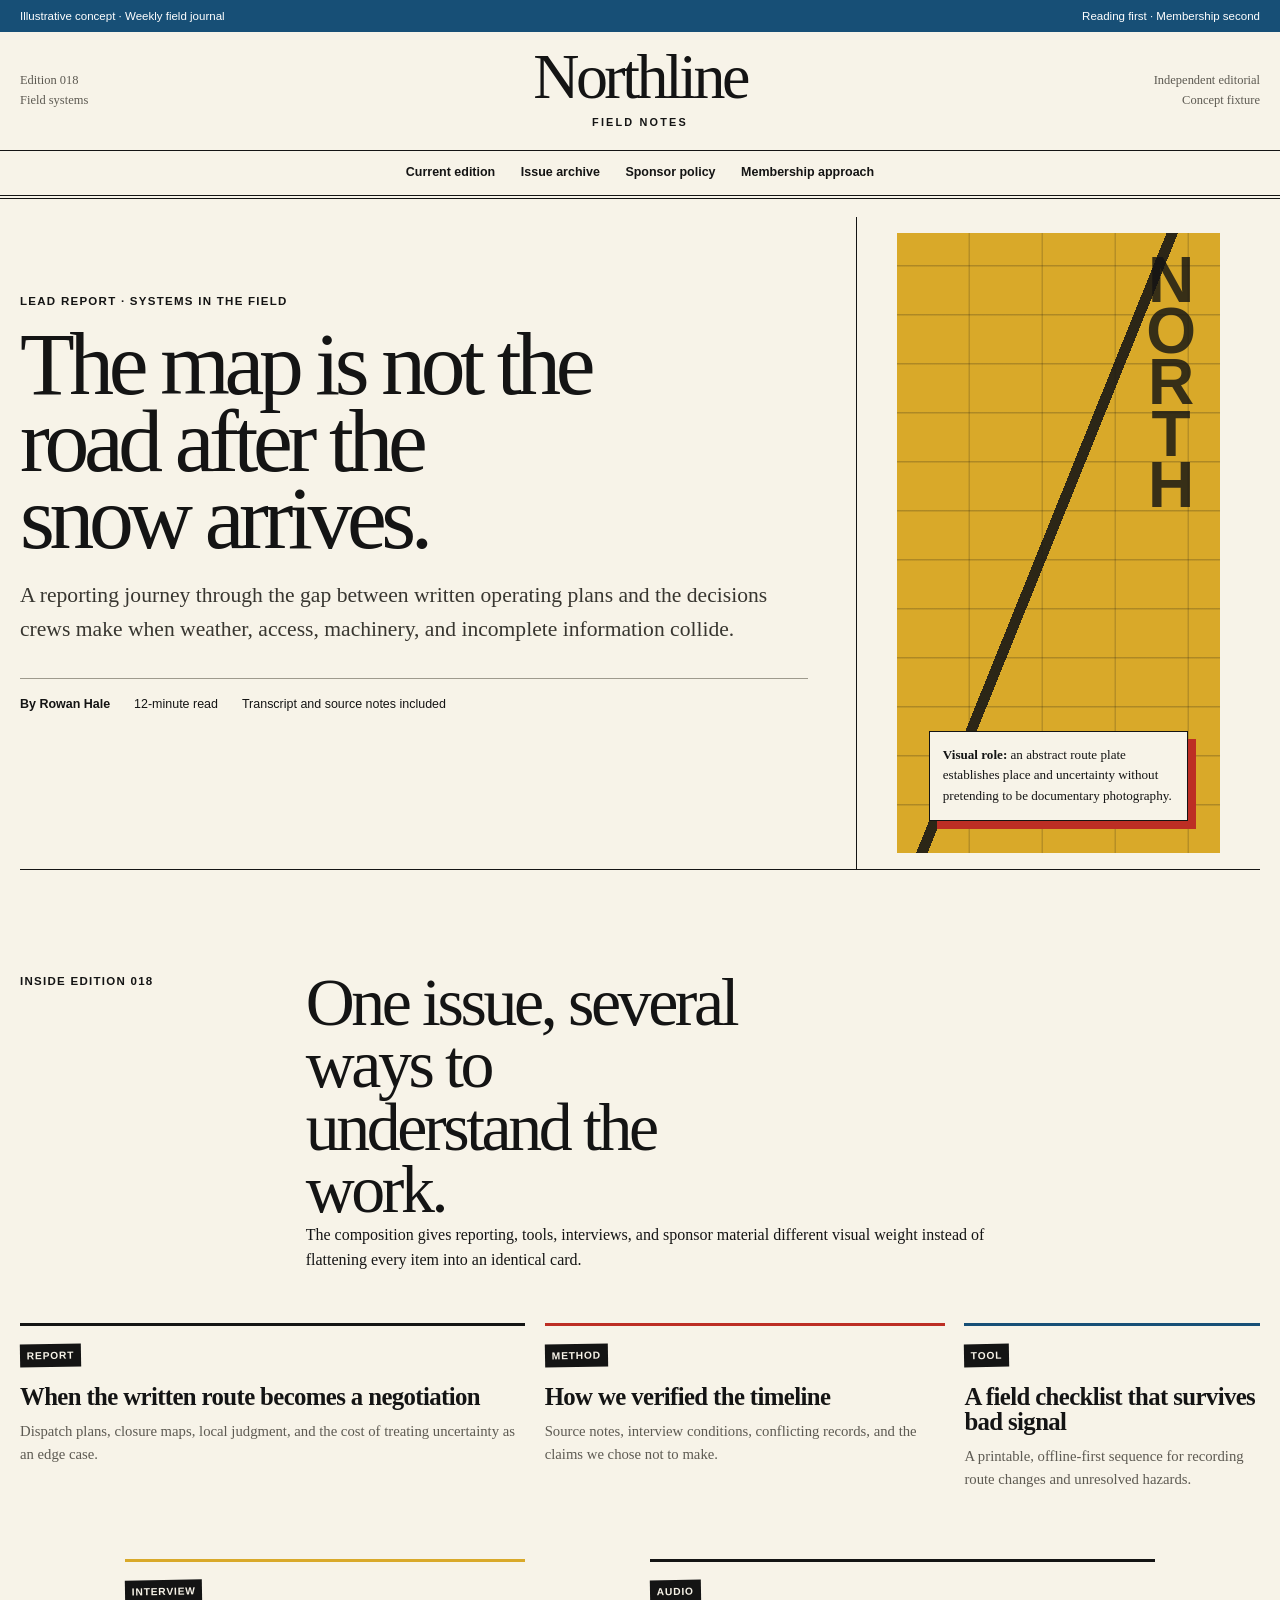
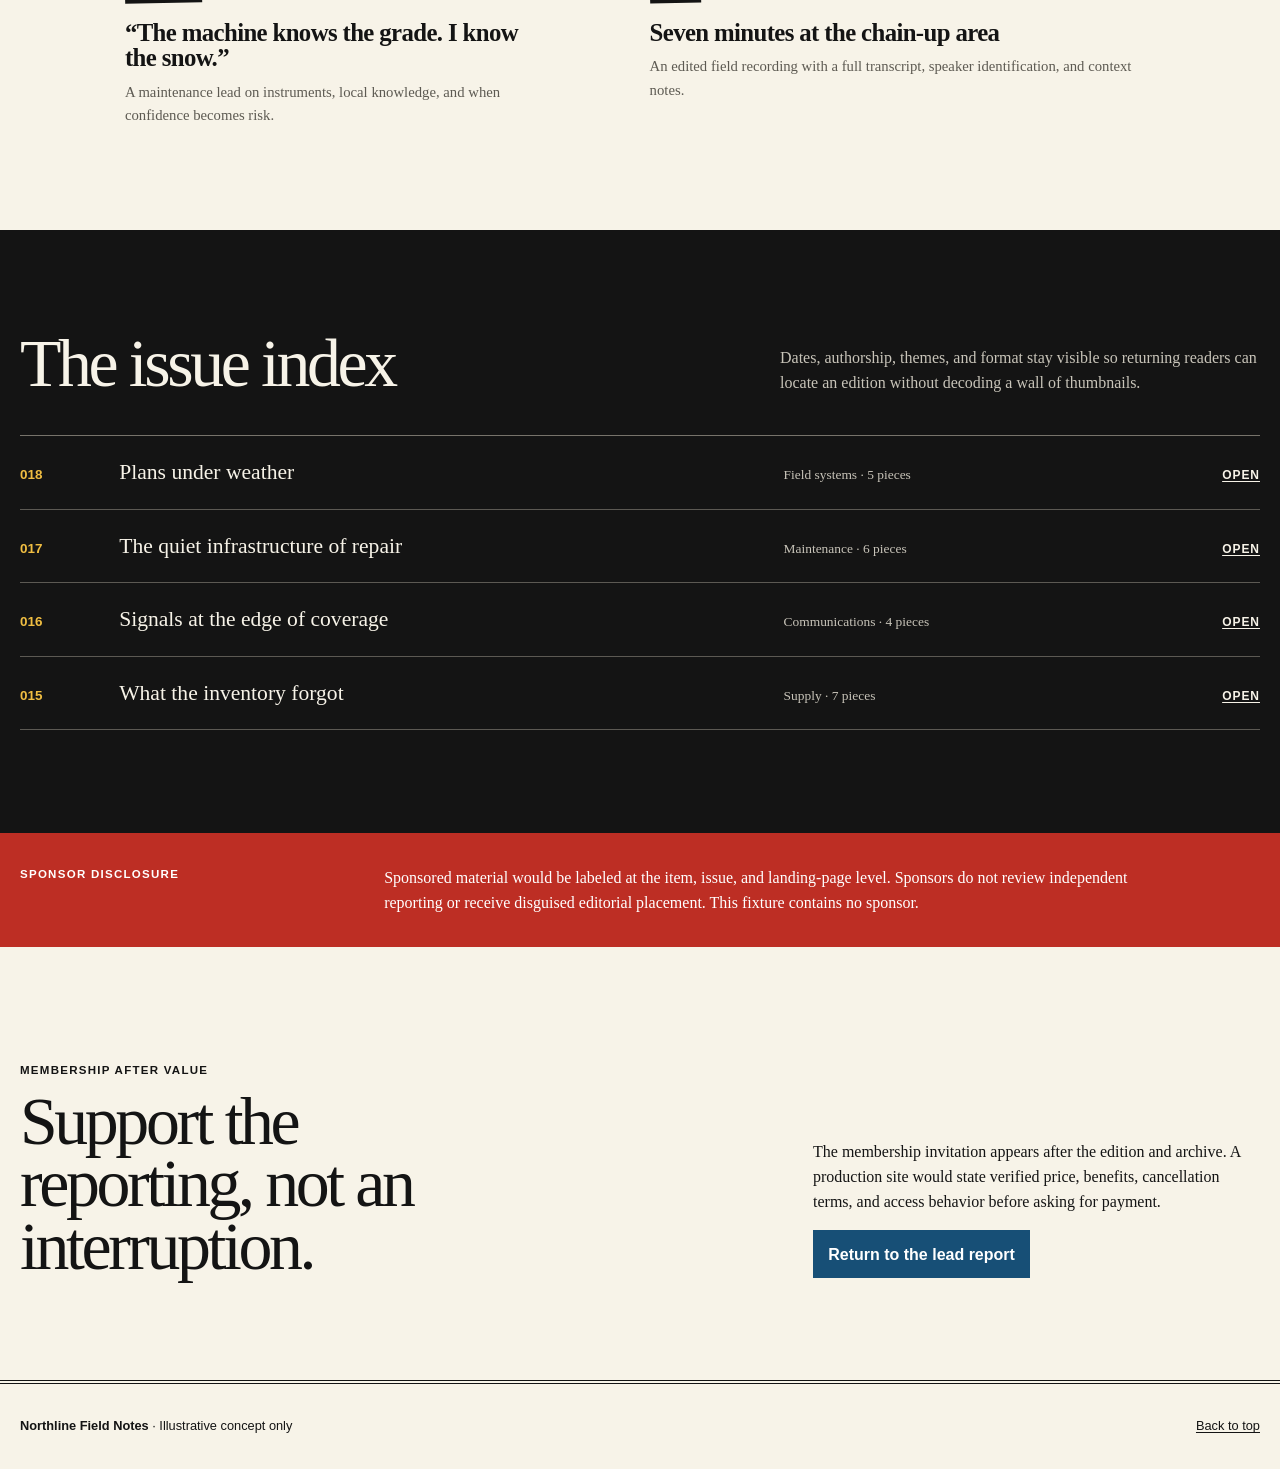
<file: examples/editorial/index.html>
<!doctype html>
<html lang="en">
<head>
  <meta charset="utf-8">
  <meta name="viewport" content="width=device-width, initial-scale=1">
  <meta name="description" content="Illustrative editorial concept for Northline Field Notes.">
  <title>Northline Field Notes — Work, weather, and the systems between</title>
  <style>
    :root {
      --paper: #f7f3e8;
      --ink: #141414;
      --blue: #174f76;
      --red: #bd2e24;
      --gold: #d9a929;
      --line: #9e9a8d;
      --muted: #5d5a52;
      --max: 1240px;
    }
    * { box-sizing: border-box; }
    html { scroll-behavior: smooth; }
    body {
      margin: 0;
      background: var(--paper);
      color: var(--ink);
      font-family: Georgia, "Times New Roman", serif;
      line-height: 1.58;
    }
    a { color: inherit; text-underline-offset: 0.18em; text-decoration-thickness: 1px; }
    a:focus-visible { outline: 3px solid var(--red); outline-offset: 4px; }
    .skip { position: absolute; top: -5rem; left: 1rem; background: var(--ink); color: var(--paper); padding: 0.7rem 1rem; z-index: 20; }
    .skip:focus { top: 1rem; }
    .shell { width: min(calc(100% - 2rem), var(--max)); margin-inline: auto; }
    .utility { font-family: Arial, Helvetica, sans-serif; font-size: 0.72rem; font-weight: 800; letter-spacing: 0.11em; text-transform: uppercase; }

    .topline { background: var(--blue); color: #fff; }
    .topline .shell { min-height: 32px; display: flex; align-items: center; justify-content: space-between; gap: 1rem; font-family: Arial, Helvetica, sans-serif; font-size: 0.72rem; }
    header { border-bottom: 4px double var(--ink); }
    .masthead { display: grid; grid-template-columns: 1fr auto 1fr; align-items: center; gap: 1rem; min-height: 118px; }
    .issue-meta { font-size: 0.78rem; color: var(--muted); }
    .issue-meta:last-child { text-align: right; }
    .brand { text-decoration: none; text-align: center; }
    .brand strong { display: block; font-size: clamp(2.2rem, 5vw, 5rem); line-height: 0.85; letter-spacing: -0.055em; font-weight: 500; }
    .brand span { display: block; margin-top: 0.6rem; font-family: Arial, Helvetica, sans-serif; font-size: 0.68rem; font-weight: 800; letter-spacing: 0.2em; text-transform: uppercase; }
    nav { border-top: 1px solid var(--ink); }
    nav .shell { display: flex; align-items: center; justify-content: center; gap: 1.6rem; min-height: 44px; overflow-x: auto; white-space: nowrap; font-family: Arial, Helvetica, sans-serif; font-size: 0.78rem; font-weight: 700; }
    nav a { text-decoration: none; }
    nav a:hover { text-decoration: underline; }

    .hero { padding: 1.1rem 0 0; }
    .hero-grid { display: grid; grid-template-columns: 1.35fr 0.65fr; border-bottom: 1px solid var(--ink); }
    .feature { padding: clamp(2rem, 5vw, 4.5rem) 3rem 3rem 0; border-right: 1px solid var(--ink); }
    h1 { margin: 0.9rem 0 1.4rem; max-width: 13ch; font-size: clamp(3.5rem, 7vw, 7.5rem); line-height: 0.86; letter-spacing: -0.06em; font-weight: 500; }
    .dek { max-width: 48rem; margin: 0; font-size: clamp(1.05rem, 1.7vw, 1.35rem); color: #383630; }
    .byline { display: flex; flex-wrap: wrap; gap: 0.8rem 1.5rem; margin-top: 2rem; padding-top: 1rem; border-top: 1px solid var(--line); font-family: Arial, Helvetica, sans-serif; font-size: 0.78rem; }

    .field-plate { min-height: 620px; background: var(--gold); position: relative; overflow: hidden; display: flex; align-items: end; padding: 2rem; }
    .field-plate::before {
      content: "";
      position: absolute;
      inset: 0;
      background:
        linear-gradient(112deg, transparent 0 47%, rgb(20 20 20 / 0.88) 47% 49%, transparent 49% 100%),
        repeating-linear-gradient(0deg, transparent 0 47px, rgb(20 20 20 / 0.22) 48px 49px),
        repeating-linear-gradient(90deg, transparent 0 71px, rgb(20 20 20 / 0.18) 72px 73px);
    }
    .field-plate::after { content: "N\A O\A R\A T\A H"; white-space: pre; position: absolute; top: 1.4rem; right: 1.5rem; font-family: Arial, Helvetica, sans-serif; font-size: clamp(2rem, 5vw, 5rem); font-weight: 900; line-height: 0.8; color: rgb(20 20 20 / 0.82); text-align: center; }
    .caption { position: relative; max-width: 20rem; background: var(--paper); border: 1px solid var(--ink); padding: 0.8rem; box-shadow: 8px 8px 0 var(--red); font-size: 0.82rem; }

    .edition { padding: clamp(4rem, 8vw, 7rem) 0; border-bottom: 1px solid var(--ink); }
    .edition-head { display: grid; grid-template-columns: 0.42fr 1.58fr; gap: 2rem; margin-bottom: 3.2rem; }
    h2 { margin: 0; max-width: 13ch; font-size: clamp(2.7rem, 5.3vw, 5.6rem); line-height: 0.92; letter-spacing: -0.05em; font-weight: 500; }
    .edition-head p { max-width: 43rem; margin: 0; }

    .story-grid { display: grid; grid-template-columns: repeat(12, 1fr); gap: 1.2rem; align-items: start; }
    .story { border-top: 3px solid var(--ink); padding-top: 0.9rem; }
    .story h3 { margin: 0.45rem 0 0.65rem; font-size: 1.55rem; line-height: 1.02; letter-spacing: -0.025em; }
    .story p { margin: 0; color: var(--muted); font-size: 0.92rem; }
    .story.one { grid-column: span 5; }
    .story.two { grid-column: span 4; border-top-color: var(--red); }
    .story.three { grid-column: span 3; border-top-color: var(--blue); }
    .story.four { grid-column: 2 / span 4; margin-top: 3rem; border-top-color: var(--gold); }
    .story.five { grid-column: 7 / span 5; margin-top: 3rem; }
    .stamp { display: inline-block; margin-bottom: 0.6rem; padding: 0.22rem 0.42rem; background: var(--ink); color: var(--paper); font-family: Arial, Helvetica, sans-serif; font-size: 0.64rem; font-weight: 800; letter-spacing: 0.08em; text-transform: uppercase; transform: rotate(-1deg); }

    .archive { background: var(--ink); color: var(--paper); padding: clamp(4rem, 8vw, 7rem) 0; }
    .archive-head { display: flex; justify-content: space-between; gap: 2rem; align-items: end; margin-bottom: 2.5rem; }
    .archive h2 { color: var(--paper); }
    .archive-head p { max-width: 30rem; margin: 0; color: #c8c4b9; }
    .issues { border-top: 1px solid #77736b; }
    .issue { display: grid; grid-template-columns: 5rem 1fr 0.65fr auto; gap: 1.2rem; align-items: baseline; padding: 1.2rem 0; border-bottom: 1px solid #5c5953; }
    .issue .num { color: #f0be42; font-family: Arial, Helvetica, sans-serif; font-weight: 900; }
    .issue h3 { margin: 0; font-size: 1.35rem; font-weight: 500; }
    .issue span { color: #c8c4b9; font-size: 0.84rem; }
    .issue a { font-family: Arial, Helvetica, sans-serif; font-size: 0.75rem; font-weight: 800; text-transform: uppercase; letter-spacing: 0.08em; }

    .disclosure { background: var(--red); color: #fff; }
    .disclosure .shell { display: grid; grid-template-columns: 0.55fr 1.45fr; gap: 2rem; padding-block: 2rem; }
    .disclosure p { margin: 0; max-width: 50rem; }

    .closing { padding: clamp(4rem, 8vw, 7rem) 0; }
    .closing-grid { display: grid; grid-template-columns: 1.25fr 0.75fr; gap: 3rem; align-items: end; }
    .closing h2 { max-width: 12ch; }
    .closing p { max-width: 34rem; }
    .button { display: inline-flex; min-height: 46px; align-items: center; padding: 0.7rem 0.95rem; background: var(--blue); color: #fff; text-decoration: none; font-family: Arial, Helvetica, sans-serif; font-weight: 800; }

    footer { border-top: 4px double var(--ink); padding: 2rem 0; }
    .footer-row { display: flex; justify-content: space-between; gap: 2rem; align-items: center; font-family: Arial, Helvetica, sans-serif; font-size: 0.8rem; }

    @media (max-width: 900px) {
      .masthead { grid-template-columns: 1fr; text-align: center; padding-block: 1.2rem; }
      .issue-meta { display: none; }
      .hero-grid, .edition-head, .closing-grid, .disclosure .shell { grid-template-columns: 1fr; }
      .feature { border-right: 0; padding-right: 0; }
      .field-plate { min-height: 480px; border-top: 1px solid var(--ink); }
      .story.one, .story.two, .story.three, .story.four, .story.five { grid-column: span 6; margin-top: 1.8rem; }
      .archive-head { align-items: start; flex-direction: column; }
      .issue { grid-template-columns: 4rem 1fr auto; }
      .issue > span { grid-column: 2; }
    }
    @media (max-width: 560px) {
      .topline .shell span:last-child { display: none; }
      nav .shell { justify-content: flex-start; }
      .feature { padding-top: 3rem; }
      h1 { font-size: clamp(3.5rem, 18vw, 5rem); }
      .field-plate { min-height: 390px; }
      .edition { padding-block: 4rem; }
      .edition-head { margin-bottom: 2rem; }
      .story-grid { display: block; }
      .story { margin-top: 2rem !important; }
      .issue { grid-template-columns: 3rem 1fr; gap: 0.8rem; }
      .issue a, .issue > span { grid-column: 2; }
      .footer-row { flex-direction: column; align-items: flex-start; }
    }
    @media (prefers-reduced-motion: reduce) { html { scroll-behavior: auto; } }
  </style>
</head>
<body>
  <a class="skip" href="#main">Skip to content</a>
  <div class="topline"><div class="shell"><span>Illustrative concept · Weekly field journal</span><span>Reading first · Membership second</span></div></div>
  <header>
    <div class="shell masthead">
      <div class="issue-meta">Edition 018<br>Field systems</div>
      <a class="brand" href="#top"><strong>Northline</strong><span>Field Notes</span></a>
      <div class="issue-meta">Independent editorial<br>Concept fixture</div>
    </div>
    <nav aria-label="Primary navigation"><div class="shell"><a href="#edition">Current edition</a><a href="#archive">Issue archive</a><a href="#disclosure">Sponsor policy</a><a href="#membership">Membership approach</a></div></nav>
  </header>

  <main id="main">
    <section class="hero" id="top">
      <div class="shell hero-grid">
        <article class="feature">
          <p class="utility">Lead report · Systems in the field</p>
          <h1>The map is not the road after the snow arrives.</h1>
          <p class="dek">A reporting journey through the gap between written operating plans and the decisions crews make when weather, access, machinery, and incomplete information collide.</p>
          <div class="byline"><span><b>By Rowan Hale</b></span><span>12-minute read</span><span>Transcript and source notes included</span></div>
        </article>
        <figure class="field-plate">
          <figcaption class="caption"><b>Visual role:</b> an abstract route plate establishes place and uncertainty without pretending to be documentary photography.</figcaption>
        </figure>
      </div>
    </section>

    <section class="edition" id="edition">
      <div class="shell">
        <div class="edition-head">
          <p class="utility">Inside edition 018</p>
          <div><h2>One issue, several ways to understand the work.</h2><p>The composition gives reporting, tools, interviews, and sponsor material different visual weight instead of flattening every item into an identical card.</p></div>
        </div>
        <div class="story-grid">
          <article class="story one"><span class="stamp">Report</span><h3>When the written route becomes a negotiation</h3><p>Dispatch plans, closure maps, local judgment, and the cost of treating uncertainty as an edge case.</p></article>
          <article class="story two"><span class="stamp">Method</span><h3>How we verified the timeline</h3><p>Source notes, interview conditions, conflicting records, and the claims we chose not to make.</p></article>
          <article class="story three"><span class="stamp">Tool</span><h3>A field checklist that survives bad signal</h3><p>A printable, offline-first sequence for recording route changes and unresolved hazards.</p></article>
          <article class="story four"><span class="stamp">Interview</span><h3>“The machine knows the grade. I know the snow.”</h3><p>A maintenance lead on instruments, local knowledge, and when confidence becomes risk.</p></article>
          <article class="story five"><span class="stamp">Audio</span><h3>Seven minutes at the chain-up area</h3><p>An edited field recording with a full transcript, speaker identification, and context notes.</p></article>
        </div>
      </div>
    </section>

    <section class="archive" id="archive">
      <div class="shell">
        <div class="archive-head"><h2>The issue index</h2><p>Dates, authorship, themes, and format stay visible so returning readers can locate an edition without decoding a wall of thumbnails.</p></div>
        <div class="issues">
          <article class="issue"><span class="num">018</span><h3>Plans under weather</h3><span>Field systems · 5 pieces</span><a href="#top">Open</a></article>
          <article class="issue"><span class="num">017</span><h3>The quiet infrastructure of repair</h3><span>Maintenance · 6 pieces</span><a href="#top">Open</a></article>
          <article class="issue"><span class="num">016</span><h3>Signals at the edge of coverage</h3><span>Communications · 4 pieces</span><a href="#top">Open</a></article>
          <article class="issue"><span class="num">015</span><h3>What the inventory forgot</h3><span>Supply · 7 pieces</span><a href="#top">Open</a></article>
        </div>
      </div>
    </section>

    <aside class="disclosure" id="disclosure">
      <div class="shell"><p class="utility">Sponsor disclosure</p><p>Sponsored material would be labeled at the item, issue, and landing-page level. Sponsors do not review independent reporting or receive disguised editorial placement. This fixture contains no sponsor.</p></div>
    </aside>

    <section class="closing" id="membership">
      <div class="shell closing-grid">
        <div><p class="utility">Membership after value</p><h2>Support the reporting, not an interruption.</h2></div>
        <div><p>The membership invitation appears after the edition and archive. A production site would state verified price, benefits, cancellation terms, and access behavior before asking for payment.</p><a class="button" href="#top">Return to the lead report</a></div>
      </div>
    </section>
  </main>

  <footer><div class="shell footer-row"><span><b>Northline Field Notes</b> · Illustrative concept only</span><a href="#top">Back to top</a></div></footer>
</body>
</html>
</file>
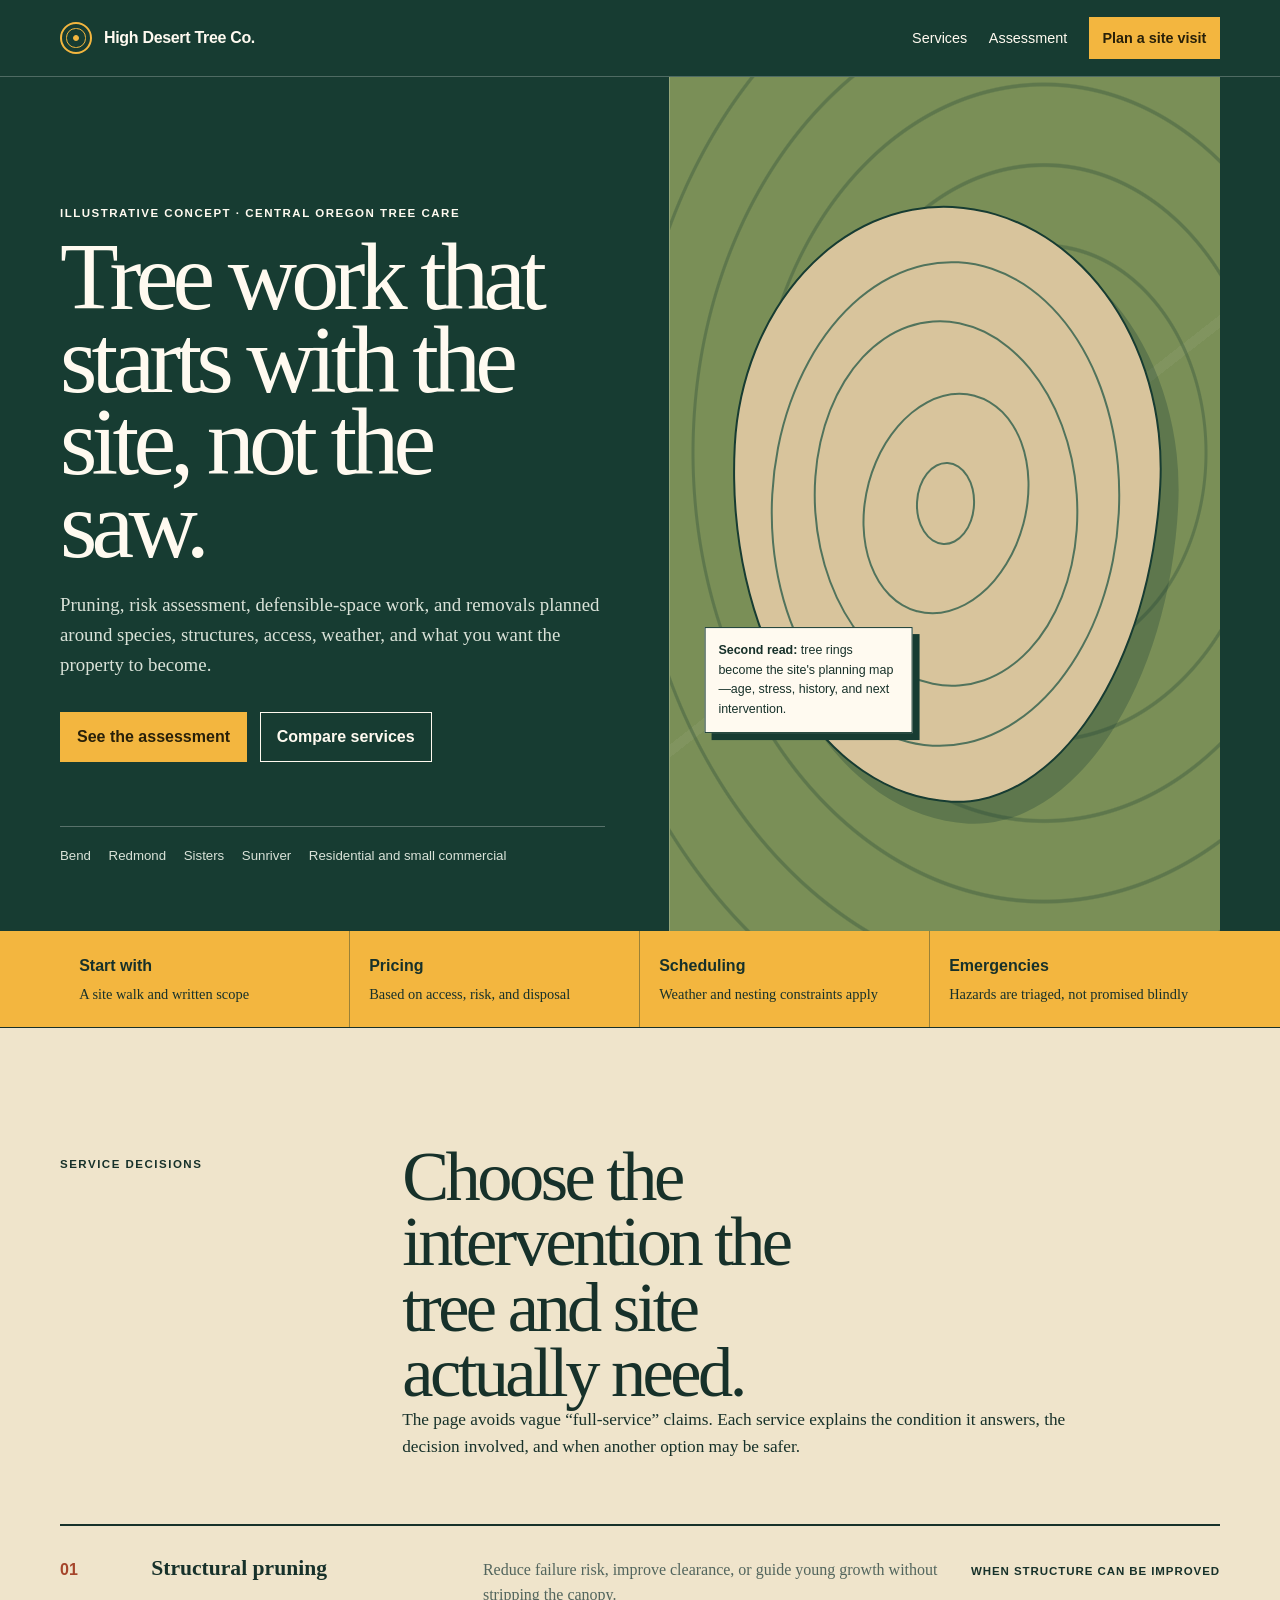
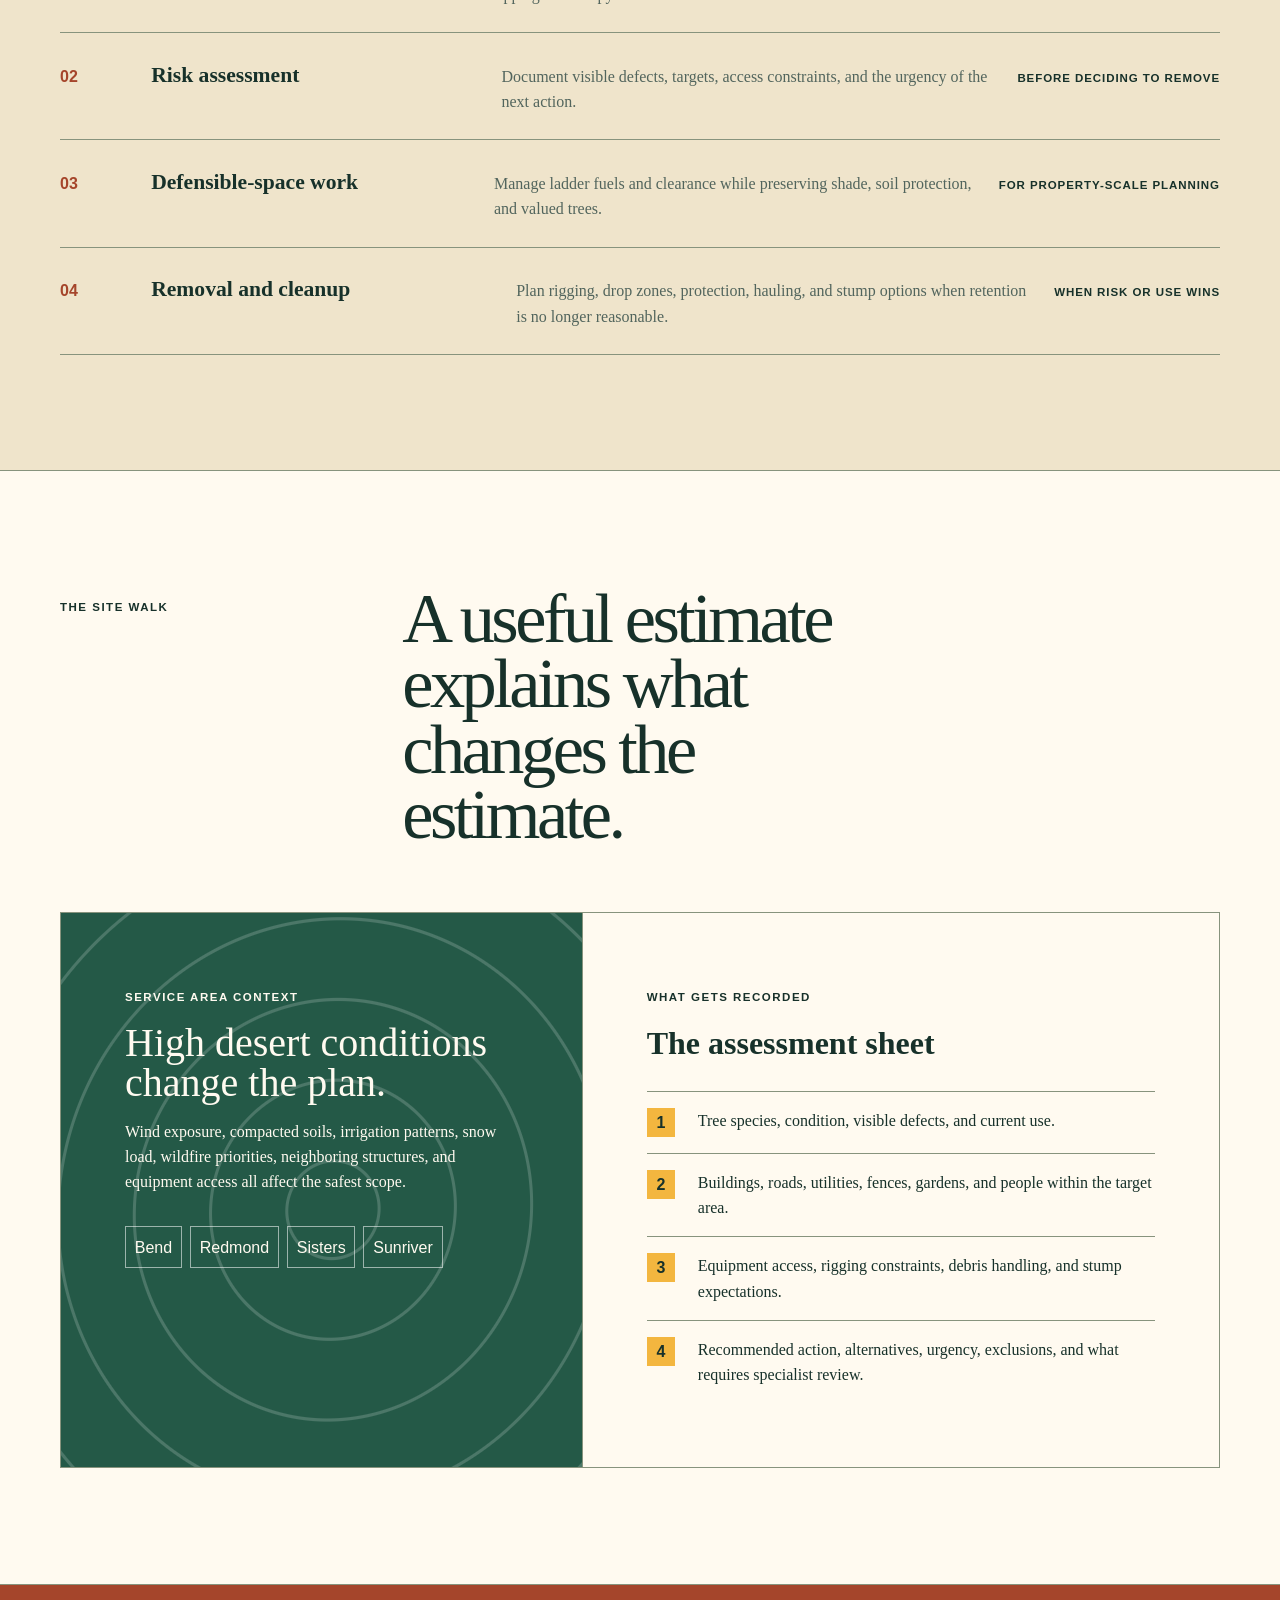
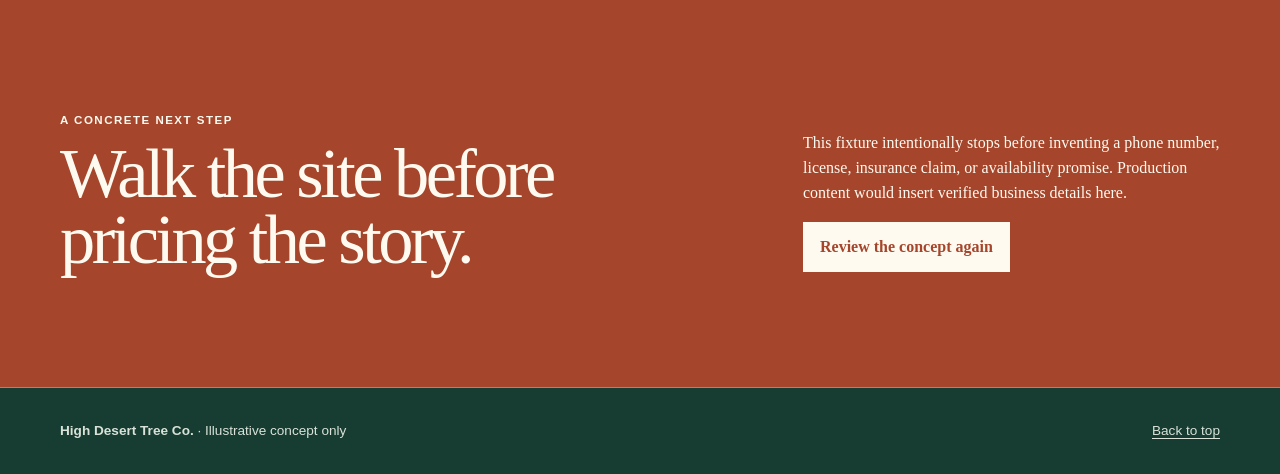
<file: examples/local-service/index.html>
<!doctype html>
<html lang="en">
<head>
  <meta charset="utf-8">
  <meta name="viewport" content="width=device-width, initial-scale=1">
  <meta name="description" content="Illustrative concept for High Desert Tree Co., a local arborist service.">
  <title>High Desert Tree Co. — Practical tree care for Central Oregon</title>
  <style>
    :root {
      --forest: #173c32;
      --forest-2: #245947;
      --moss: #7a8f57;
      --sun: #f3b63f;
      --sand: #efe4cb;
      --paper: #fffaf0;
      --ink: #17312a;
      --line: #87937d;
      --red: #a5452b;
      --max: 1160px;
    }
    * { box-sizing: border-box; }
    html { scroll-behavior: smooth; }
    body {
      margin: 0;
      color: var(--ink);
      background: var(--sand);
      font-family: Georgia, "Times New Roman", serif;
      line-height: 1.58;
    }
    a { color: inherit; text-underline-offset: 0.2em; }
    a:focus-visible { outline: 3px solid var(--sun); outline-offset: 4px; }
    .skip { position: absolute; top: -5rem; left: 1rem; z-index: 20; background: var(--paper); padding: 0.7rem 1rem; }
    .skip:focus { top: 1rem; }
    .shell { width: min(calc(100% - 2rem), var(--max)); margin-inline: auto; }
    .label {
      font-family: Arial, Helvetica, sans-serif;
      font-size: 0.72rem;
      font-weight: 800;
      letter-spacing: 0.13em;
      text-transform: uppercase;
    }

    header { background: var(--forest); color: var(--paper); border-bottom: 1px solid rgb(255 255 255 / 0.24); }
    nav { min-height: 76px; display: flex; align-items: center; justify-content: space-between; gap: 1rem; }
    .brand { display: flex; align-items: center; gap: 0.75rem; font-family: Arial, Helvetica, sans-serif; font-weight: 900; text-decoration: none; letter-spacing: -0.02em; }
    .tree-mark { width: 2rem; height: 2rem; border: 2px solid var(--sun); border-radius: 50%; position: relative; }
    .tree-mark::before, .tree-mark::after { content: ""; position: absolute; border: 1px solid var(--sun); border-radius: 50%; inset: 0.28rem; }
    .tree-mark::after { inset: 0.68rem; background: var(--sun); }
    .nav-links { display: flex; gap: 1.35rem; align-items: center; font-family: Arial, Helvetica, sans-serif; font-size: 0.9rem; }
    .nav-links a { text-decoration: none; }
    .nav-links a:hover { text-decoration: underline; }
    .nav-cta { padding: 0.62rem 0.85rem; background: var(--sun); color: #282009; font-weight: 800; }

    .hero { background: var(--forest); color: var(--paper); overflow: hidden; }
    .hero-grid { min-height: 660px; display: grid; grid-template-columns: 1.05fr 0.95fr; align-items: stretch; }
    .hero-copy { padding: clamp(4rem, 9vw, 8rem) 4rem 4rem 0; display: flex; flex-direction: column; justify-content: space-between; gap: 4rem; }
    h1 { margin: 0.9rem 0 1.5rem; max-width: 11ch; font-size: clamp(3.6rem, 7.5vw, 7.5rem); line-height: 0.86; letter-spacing: -0.06em; font-weight: 500; }
    .hero-intro { max-width: 38rem; font-size: 1.18rem; color: #d9e2d8; }
    .hero-actions { display: flex; flex-wrap: wrap; gap: 0.8rem; margin-top: 2rem; font-family: Arial, Helvetica, sans-serif; }
    .button { display: inline-flex; align-items: center; justify-content: center; min-height: 48px; padding: 0.72rem 1rem; border: 1px solid var(--paper); text-decoration: none; font-weight: 800; }
    .button.primary { background: var(--sun); border-color: var(--sun); color: #282009; }
    .service-strip { display: flex; flex-wrap: wrap; gap: 0.55rem 1.1rem; padding-top: 1.2rem; border-top: 1px solid rgb(255 255 255 / 0.28); font-family: Arial, Helvetica, sans-serif; font-size: 0.83rem; color: #d9e2d8; }

    .terrain { position: relative; background: var(--moss); min-height: 100%; display: grid; place-items: center; border-left: 1px solid rgb(255 255 255 / 0.2); }
    .terrain::before {
      content: "";
      position: absolute;
      inset: 0;
      opacity: 0.5;
      background:
        repeating-radial-gradient(ellipse at 68% 44%, transparent 0 34px, rgb(23 60 50 / 0.55) 35px 37px, transparent 38px 63px),
        linear-gradient(142deg, transparent 52%, rgb(255 255 255 / 0.1) 52% 53%, transparent 53%);
    }
    .trunk {
      position: relative;
      width: min(78%, 430px);
      aspect-ratio: 0.72;
      background: #d8c49c;
      border: 2px solid var(--forest);
      border-radius: 48% 52% 45% 55% / 42% 45% 55% 58%;
      box-shadow: 18px 20px 0 rgb(23 60 50 / 0.28);
      transform: rotate(3deg);
      display: grid;
      place-items: center;
    }
    .ring { position: absolute; border: 2px solid var(--forest-2); border-radius: 50%; opacity: 0.75; }
    .ring.one { inset: 9%; }
    .ring.two { inset: 19%; transform: rotate(-7deg); }
    .ring.three { inset: 31%; transform: rotate(12deg); }
    .ring.four { inset: 43%; }
    .cut-note { position: absolute; left: -1.2rem; bottom: 10%; width: 13rem; padding: 0.8rem; background: var(--paper); color: var(--ink); border: 1px solid var(--forest); box-shadow: 7px 7px 0 var(--forest); font-family: Arial, Helvetica, sans-serif; font-size: 0.78rem; transform: rotate(-3deg); }

    .quick-facts { background: var(--sun); border-bottom: 1px solid var(--ink); }
    .facts { display: grid; grid-template-columns: repeat(4, 1fr); }
    .fact { padding: 1.35rem 1.2rem; border-right: 1px solid rgb(23 49 42 / 0.4); }
    .fact:last-child { border-right: 0; }
    .fact b { display: block; font-family: Arial, Helvetica, sans-serif; margin-bottom: 0.15rem; }
    .fact span { font-size: 0.9rem; }

    .section { padding: clamp(4.5rem, 9vw, 8rem) 0; border-bottom: 1px solid var(--line); }
    .section-intro { display: grid; grid-template-columns: 0.55fr 1.45fr; gap: 2rem; margin-bottom: 4rem; }
    h2 { margin: 0; max-width: 14ch; font-size: clamp(2.7rem, 5.5vw, 5.7rem); line-height: 0.93; letter-spacing: -0.05em; font-weight: 500; }
    .lead { margin: 0; max-width: 44rem; font-size: 1.08rem; }

    .service-list { border-top: 2px solid var(--ink); }
    .service {
      display: grid;
      grid-template-columns: 4.5rem 0.8fr 1.2fr auto;
      gap: 1.2rem;
      align-items: baseline;
      padding: 1.55rem 0;
      border-bottom: 1px solid var(--line);
    }
    .service .number { font-family: Arial, Helvetica, sans-serif; font-weight: 900; color: var(--red); }
    .service h3 { margin: 0; font-size: 1.35rem; }
    .service p { margin: 0; color: #52655d; }
    .service .when { font-family: Arial, Helvetica, sans-serif; font-size: 0.72rem; font-weight: 800; text-transform: uppercase; letter-spacing: 0.08em; white-space: nowrap; }

    .diagnosis { background: var(--paper); }
    .diagnosis-grid { display: grid; grid-template-columns: 0.9fr 1.1fr; gap: 1px; background: var(--line); border: 1px solid var(--line); }
    .map { min-height: 480px; background: var(--forest-2); color: var(--paper); padding: clamp(2rem, 5vw, 4rem); position: relative; overflow: hidden; }
    .map::before { content: ""; position: absolute; inset: -25%; background: repeating-radial-gradient(ellipse at 52% 52%, transparent 0 44px, rgb(255 255 255 / 0.18) 45px 47px, transparent 48px 76px); transform: rotate(13deg); }
    .map-content { position: relative; max-width: 25rem; }
    .map h3 { margin: 1rem 0; font-size: 2.5rem; line-height: 1; font-weight: 500; }
    .place-list { display: flex; flex-wrap: wrap; gap: 0.5rem; margin-top: 2rem; font-family: Arial, Helvetica, sans-serif; }
    .place-list span { border: 1px solid rgb(255 255 255 / 0.55); padding: 0.45rem 0.55rem; }
    .assessment { background: var(--paper); padding: clamp(2rem, 5vw, 4rem); }
    .assessment h3 { font-size: 2rem; margin: 0 0 1.4rem; }
    .assessment ol { margin: 0; padding: 0; list-style: none; counter-reset: check; }
    .assessment li { counter-increment: check; display: grid; grid-template-columns: 2.4rem 1fr; gap: 0.8rem; padding: 1rem 0; border-top: 1px solid var(--line); }
    .assessment li::before { content: counter(check); display: grid; place-items: center; width: 1.8rem; height: 1.8rem; background: var(--sun); font-family: Arial, Helvetica, sans-serif; font-weight: 900; }

    .contact { background: var(--red); color: var(--paper); }
    .contact-grid { display: grid; grid-template-columns: 1.25fr 0.75fr; gap: 3rem; align-items: end; }
    .contact h2 { color: var(--paper); }
    .contact .button { background: var(--paper); color: var(--red); border-color: var(--paper); }
    .contact-note { max-width: 35rem; }

    footer { background: var(--forest); color: #d9e2d8; padding: 2rem 0; }
    .footer-row { display: flex; justify-content: space-between; gap: 2rem; align-items: center; font-family: Arial, Helvetica, sans-serif; font-size: 0.85rem; }

    @media (max-width: 900px) {
      .nav-links a:not(.nav-cta) { display: none; }
      .hero-grid, .section-intro, .diagnosis-grid, .contact-grid { grid-template-columns: 1fr; }
      .hero-copy { padding-right: 0; min-height: 600px; }
      .terrain { min-height: 540px; border-left: 0; border-top: 1px solid rgb(255 255 255 / 0.2); }
      .facts { grid-template-columns: 1fr 1fr; }
      .fact:nth-child(2) { border-right: 0; }
      .fact:nth-child(-n+2) { border-bottom: 1px solid rgb(23 49 42 / 0.4); }
      .service { grid-template-columns: 3rem 1fr; }
      .service p, .service .when { grid-column: 2; }
    }
    @media (max-width: 560px) {
      .hero-copy { padding-top: 4rem; min-height: auto; gap: 3rem; }
      h1 { font-size: clamp(3.4rem, 17vw, 5rem); }
      .terrain { min-height: 430px; }
      .trunk { width: 72%; }
      .cut-note { left: 0.3rem; width: 12rem; }
      .facts { grid-template-columns: 1fr; }
      .fact { border-right: 0; border-bottom: 1px solid rgb(23 49 42 / 0.4); }
      .fact:last-child { border-bottom: 0; }
      .section { padding-block: 4rem; }
      .section-intro { margin-bottom: 2.5rem; }
      .service { grid-template-columns: 2.2rem 1fr; gap: 0.75rem; }
      .footer-row { flex-direction: column; align-items: flex-start; }
    }
    @media (prefers-reduced-motion: reduce) { html { scroll-behavior: auto; } }
  </style>
</head>
<body>
  <a class="skip" href="#main">Skip to content</a>
  <header>
    <nav class="shell" aria-label="Primary navigation">
      <a class="brand" href="#top"><span class="tree-mark" aria-hidden="true"></span> High Desert Tree Co.</a>
      <div class="nav-links">
        <a href="#services">Services</a>
        <a href="#assessment">Assessment</a>
        <a class="nav-cta" href="#contact">Plan a site visit</a>
      </div>
    </nav>
  </header>

  <main id="main">
    <section class="hero" id="top">
      <div class="shell hero-grid">
        <div class="hero-copy">
          <div>
            <p class="label">Illustrative concept · Central Oregon tree care</p>
            <h1>Tree work that starts with the site, not the saw.</h1>
            <p class="hero-intro">Pruning, risk assessment, defensible-space work, and removals planned around species, structures, access, weather, and what you want the property to become.</p>
            <div class="hero-actions">
              <a class="button primary" href="#assessment">See the assessment</a>
              <a class="button" href="#services">Compare services</a>
            </div>
          </div>
          <div class="service-strip" aria-label="Service context">
            <span>Bend</span><span>Redmond</span><span>Sisters</span><span>Sunriver</span><span>Residential and small commercial</span>
          </div>
        </div>
        <div class="terrain" aria-label="Abstract tree-ring field illustration">
          <div class="trunk">
            <span class="ring one"></span><span class="ring two"></span><span class="ring three"></span><span class="ring four"></span>
            <div class="cut-note"><b>Second read:</b> tree rings become the site's planning map—age, stress, history, and next intervention.</div>
          </div>
        </div>
      </div>
    </section>

    <section class="quick-facts" aria-label="Important service facts">
      <div class="shell facts">
        <div class="fact"><b>Start with</b><span>A site walk and written scope</span></div>
        <div class="fact"><b>Pricing</b><span>Based on access, risk, and disposal</span></div>
        <div class="fact"><b>Scheduling</b><span>Weather and nesting constraints apply</span></div>
        <div class="fact"><b>Emergencies</b><span>Hazards are triaged, not promised blindly</span></div>
      </div>
    </section>

    <section class="section" id="services">
      <div class="shell">
        <div class="section-intro">
          <p class="label">Service decisions</p>
          <div>
            <h2>Choose the intervention the tree and site actually need.</h2>
            <p class="lead">The page avoids vague “full-service” claims. Each service explains the condition it answers, the decision involved, and when another option may be safer.</p>
          </div>
        </div>
        <div class="service-list">
          <article class="service"><span class="number">01</span><h3>Structural pruning</h3><p>Reduce failure risk, improve clearance, or guide young growth without stripping the canopy.</p><span class="when">When structure can be improved</span></article>
          <article class="service"><span class="number">02</span><h3>Risk assessment</h3><p>Document visible defects, targets, access constraints, and the urgency of the next action.</p><span class="when">Before deciding to remove</span></article>
          <article class="service"><span class="number">03</span><h3>Defensible-space work</h3><p>Manage ladder fuels and clearance while preserving shade, soil protection, and valued trees.</p><span class="when">For property-scale planning</span></article>
          <article class="service"><span class="number">04</span><h3>Removal and cleanup</h3><p>Plan rigging, drop zones, protection, hauling, and stump options when retention is no longer reasonable.</p><span class="when">When risk or use wins</span></article>
        </div>
      </div>
    </section>

    <section class="section diagnosis" id="assessment">
      <div class="shell">
        <div class="section-intro">
          <p class="label">The site walk</p>
          <div><h2>A useful estimate explains what changes the estimate.</h2></div>
        </div>
        <div class="diagnosis-grid">
          <article class="map">
            <div class="map-content">
              <p class="label">Service area context</p>
              <h3>High desert conditions change the plan.</h3>
              <p>Wind exposure, compacted soils, irrigation patterns, snow load, wildfire priorities, neighboring structures, and equipment access all affect the safest scope.</p>
              <div class="place-list"><span>Bend</span><span>Redmond</span><span>Sisters</span><span>Sunriver</span></div>
            </div>
          </article>
          <article class="assessment">
            <p class="label">What gets recorded</p>
            <h3>The assessment sheet</h3>
            <ol>
              <li><span>Tree species, condition, visible defects, and current use.</span></li>
              <li><span>Buildings, roads, utilities, fences, gardens, and people within the target area.</span></li>
              <li><span>Equipment access, rigging constraints, debris handling, and stump expectations.</span></li>
              <li><span>Recommended action, alternatives, urgency, exclusions, and what requires specialist review.</span></li>
            </ol>
          </article>
        </div>
      </div>
    </section>

    <section class="section contact" id="contact">
      <div class="shell contact-grid">
        <div>
          <p class="label">A concrete next step</p>
          <h2>Walk the site before pricing the story.</h2>
        </div>
        <div class="contact-note">
          <p>This fixture intentionally stops before inventing a phone number, license, insurance claim, or availability promise. Production content would insert verified business details here.</p>
          <a class="button" href="#top">Review the concept again</a>
        </div>
      </div>
    </section>
  </main>

  <footer>
    <div class="shell footer-row"><span><b>High Desert Tree Co.</b> · Illustrative concept only</span><a href="#top">Back to top</a></div>
  </footer>
</body>
</html>
</file>
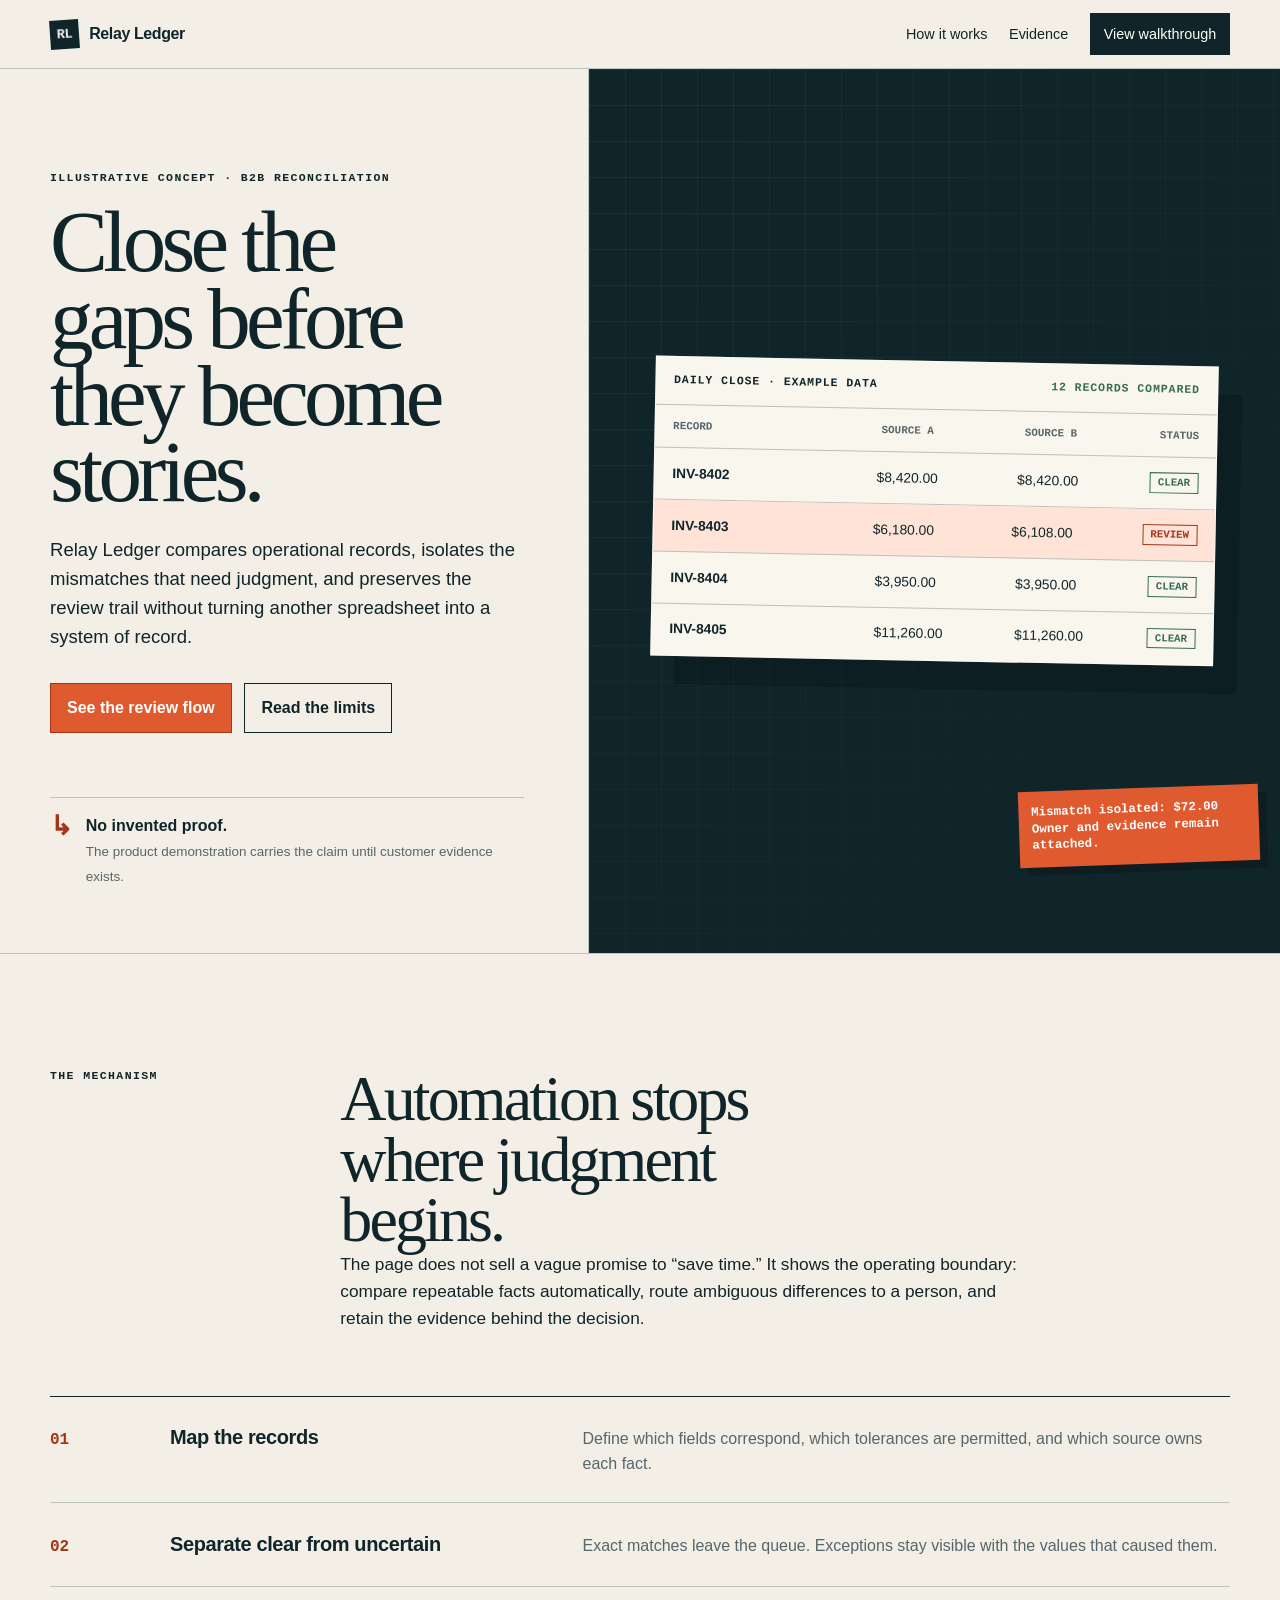
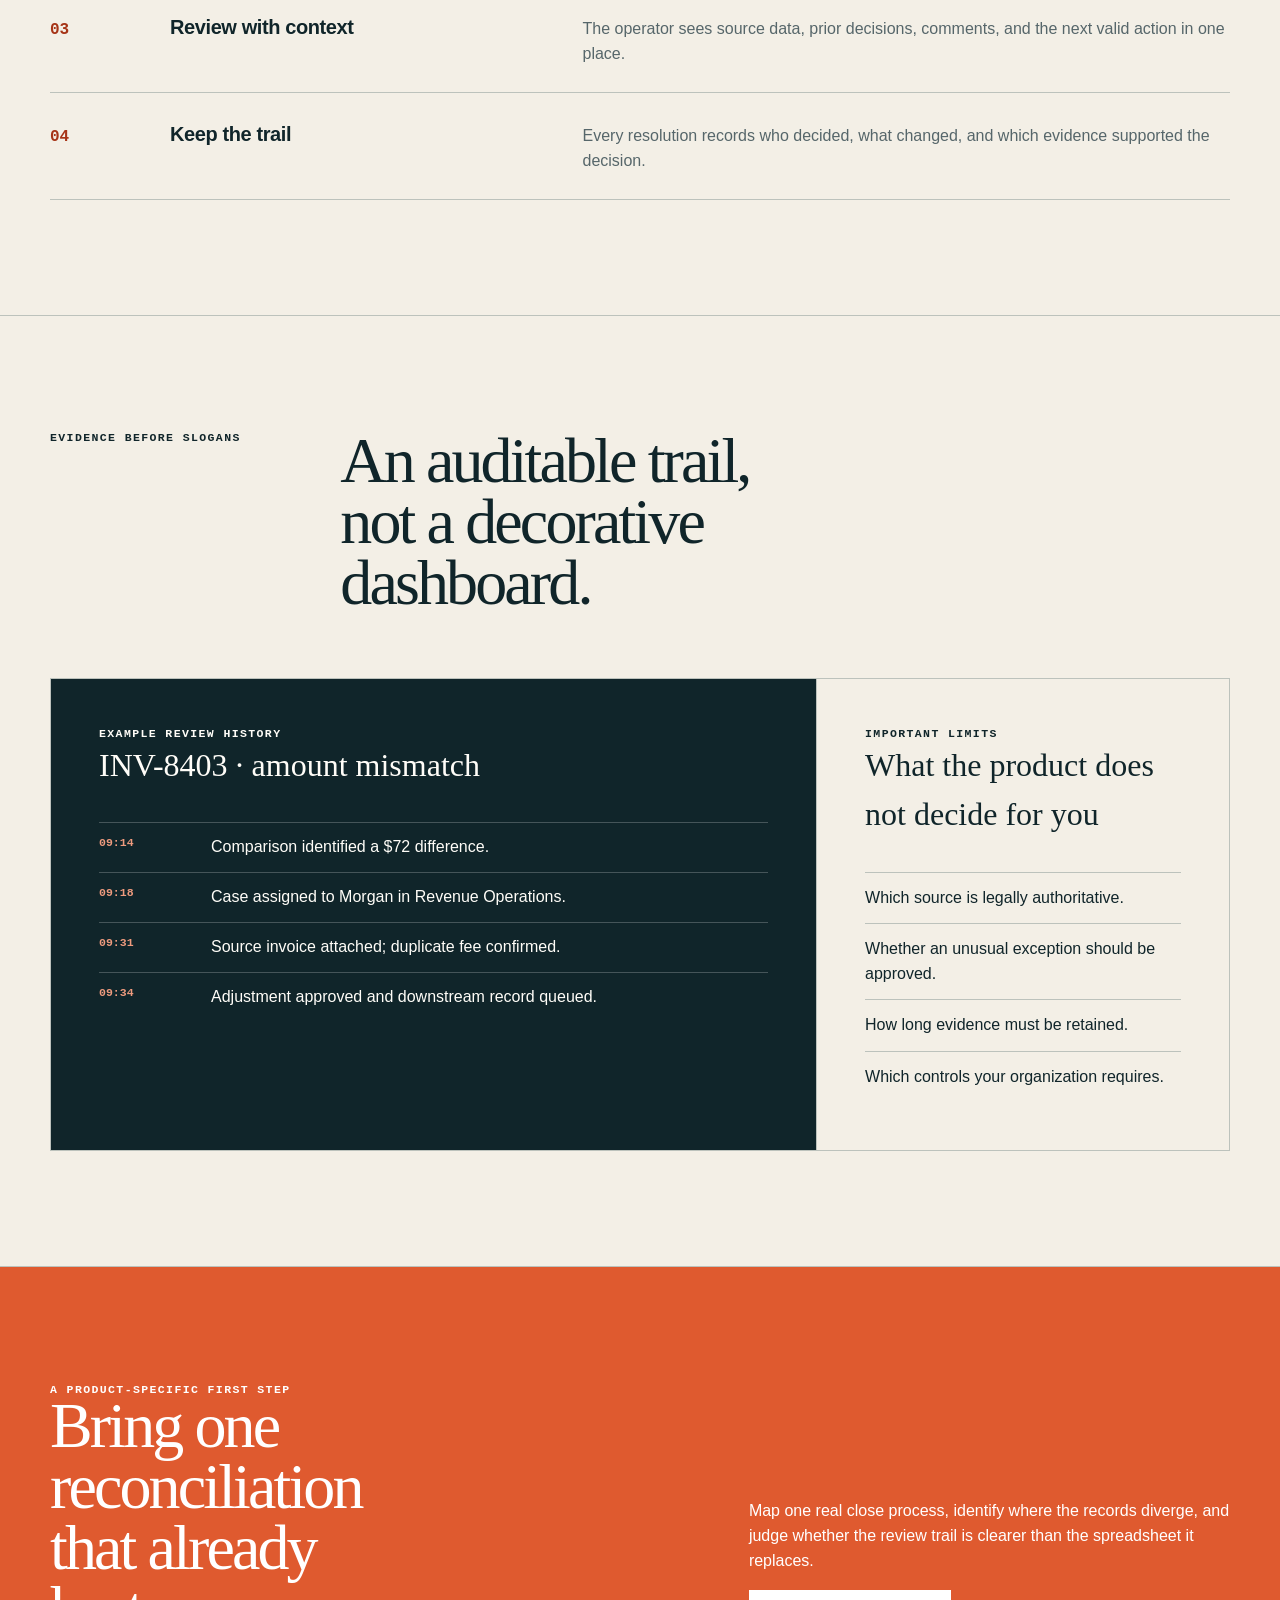
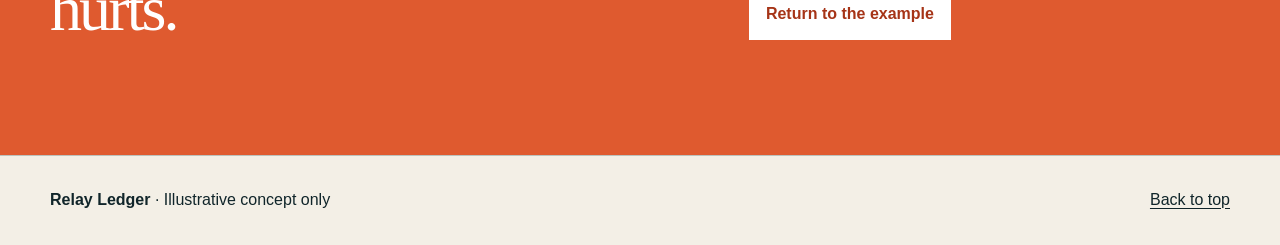
<file: examples/precision-saas/index.html>
<!doctype html>
<html lang="en">
<head>
  <meta charset="utf-8">
  <meta name="viewport" content="width=device-width, initial-scale=1">
  <meta name="description" content="Illustrative concept for Relay Ledger, an operations reconciliation product.">
  <title>Relay Ledger — Reconciliation without spreadsheet drift</title>
  <style>
    :root {
      --paper: #f3efe6;
      --paper-2: #e8e0d2;
      --ink: #10252a;
      --muted: #56666a;
      --line: #bcc2bc;
      --signal: #df5a2f;
      --signal-dark: #a63417;
      --white: #fffdf8;
      --ok: #376b54;
      --radius: 0.35rem;
      --max: 1180px;
    }

    * { box-sizing: border-box; }
    html { scroll-behavior: smooth; }
    body {
      margin: 0;
      background: var(--paper);
      color: var(--ink);
      font-family: Arial, Helvetica, sans-serif;
      line-height: 1.55;
    }
    a { color: inherit; text-underline-offset: 0.2em; }
    a:focus-visible { outline: 3px solid var(--signal); outline-offset: 4px; }
    .skip {
      position: absolute;
      left: 1rem;
      top: -5rem;
      z-index: 10;
      padding: 0.7rem 1rem;
      background: var(--ink);
      color: var(--white);
    }
    .skip:focus { top: 1rem; }
    .shell { width: min(calc(100% - 2rem), var(--max)); margin-inline: auto; }
    .eyebrow {
      margin: 0;
      font: 700 0.72rem/1.2 "Courier New", monospace;
      letter-spacing: 0.12em;
      text-transform: uppercase;
    }
    .note { color: var(--muted); font-size: 0.84rem; }

    header {
      border-bottom: 1px solid var(--line);
      background: color-mix(in srgb, var(--paper) 92%, transparent);
      position: sticky;
      top: 0;
      z-index: 5;
      backdrop-filter: blur(10px);
    }
    nav {
      min-height: 68px;
      display: flex;
      align-items: center;
      justify-content: space-between;
      gap: 1rem;
    }
    .brand {
      display: inline-flex;
      align-items: center;
      gap: 0.65rem;
      text-decoration: none;
      font-weight: 800;
      letter-spacing: -0.025em;
    }
    .mark {
      width: 1.8rem;
      aspect-ratio: 1;
      display: grid;
      place-items: center;
      background: var(--ink);
      color: var(--paper);
      font: 700 0.85rem/1 "Courier New", monospace;
      transform: rotate(-4deg);
    }
    .nav-links { display: flex; align-items: center; gap: 1.35rem; font-size: 0.9rem; }
    .nav-links a { text-decoration: none; }
    .nav-links a:hover { text-decoration: underline; }
    .nav-cta {
      border: 1px solid var(--ink);
      padding: 0.55rem 0.8rem;
      background: var(--ink);
      color: var(--white);
    }

    .hero {
      display: grid;
      grid-template-columns: minmax(0, 0.92fr) minmax(34rem, 1.08fr);
      min-height: 690px;
      border-bottom: 1px solid var(--line);
    }
    .hero-copy {
      padding: clamp(4rem, 8vw, 8rem) clamp(1rem, 5vw, 4.5rem) 4rem max(1rem, calc((100vw - var(--max)) / 2));
      display: flex;
      flex-direction: column;
      justify-content: space-between;
      gap: 4rem;
      border-right: 1px solid var(--line);
    }
    .hero h1 {
      max-width: 9ch;
      margin: 1.2rem 0 1.6rem;
      font-family: Georgia, "Times New Roman", serif;
      font-size: clamp(3.4rem, 6.8vw, 7.1rem);
      line-height: 0.88;
      letter-spacing: -0.055em;
      font-weight: 500;
    }
    .hero-intro { max-width: 38rem; font-size: clamp(1.05rem, 1.45vw, 1.28rem); }
    .hero-actions { display: flex; flex-wrap: wrap; gap: 0.8rem; margin-top: 2rem; }
    .button {
      display: inline-flex;
      justify-content: center;
      align-items: center;
      min-height: 46px;
      padding: 0.72rem 1rem;
      border: 1px solid var(--ink);
      text-decoration: none;
      font-weight: 700;
    }
    .button.primary { background: var(--signal); border-color: var(--signal-dark); color: #fff; }
    .button.secondary { background: transparent; }
    .hero-foot {
      display: grid;
      grid-template-columns: auto 1fr;
      gap: 0.8rem;
      align-items: start;
      max-width: 30rem;
      padding-top: 1rem;
      border-top: 1px solid var(--line);
    }
    .hero-foot strong { font: 700 1.7rem/1 "Courier New", monospace; color: var(--signal-dark); }

    .ledger-stage {
      background: var(--ink);
      color: var(--white);
      padding: clamp(2rem, 5vw, 5rem);
      display: flex;
      align-items: center;
      overflow: hidden;
      position: relative;
    }
    .ledger-stage::before {
      content: "";
      position: absolute;
      inset: 0;
      background-image:
        linear-gradient(rgb(255 255 255 / 0.055) 1px, transparent 1px),
        linear-gradient(90deg, rgb(255 255 255 / 0.055) 1px, transparent 1px);
      background-size: 36px 36px;
      mask-image: linear-gradient(to bottom right, #000, transparent 85%);
    }
    .ledger {
      position: relative;
      width: 100%;
      border: 1px solid rgb(255 255 255 / 0.35);
      background: #f9f6ee;
      color: var(--ink);
      box-shadow: 24px 28px 0 rgb(0 0 0 / 0.18);
      transform: rotate(1.1deg);
    }
    .ledger-top {
      display: flex;
      justify-content: space-between;
      gap: 1rem;
      padding: 1rem 1.1rem;
      border-bottom: 1px solid var(--line);
      font: 700 0.72rem/1.3 "Courier New", monospace;
      letter-spacing: 0.08em;
      text-transform: uppercase;
    }
    .ledger-top span:last-child { color: var(--ok); }
    .ledger-row {
      display: grid;
      grid-template-columns: 1.2fr 0.8fr 0.75fr auto;
      gap: 0.8rem;
      align-items: center;
      padding: 0.92rem 1.1rem;
      border-bottom: 1px solid var(--line);
      font-size: 0.86rem;
    }
    .ledger-row:last-child { border-bottom: 0; }
    .ledger-row.header { color: var(--muted); font: 700 0.68rem/1.2 "Courier New", monospace; text-transform: uppercase; }
    .ledger-row.alert { background: #ffe3d7; }
    .status {
      justify-self: end;
      padding: 0.25rem 0.45rem;
      border: 1px solid currentColor;
      font: 700 0.67rem/1 "Courier New", monospace;
      text-transform: uppercase;
    }
    .status.review { color: var(--signal-dark); }
    .status.clear { color: var(--ok); }
    .callout {
      position: absolute;
      right: 3%;
      bottom: 10%;
      width: min(15rem, 42%);
      padding: 0.8rem;
      background: var(--signal);
      color: #fff;
      box-shadow: 8px 8px 0 rgb(0 0 0 / 0.22);
      transform: rotate(-2deg);
      font: 700 0.78rem/1.35 "Courier New", monospace;
    }

    .section { padding: clamp(4.5rem, 9vw, 8rem) 0; border-bottom: 1px solid var(--line); }
    .section-head {
      display: grid;
      grid-template-columns: 0.45fr 1.55fr;
      gap: 2rem;
      margin-bottom: 4rem;
    }
    .section h2 {
      margin: 0;
      max-width: 14ch;
      font-family: Georgia, "Times New Roman", serif;
      font-size: clamp(2.4rem, 5vw, 5.5rem);
      line-height: 0.95;
      letter-spacing: -0.045em;
      font-weight: 500;
    }
    .section-lead { max-width: 43rem; margin: 0; font-size: 1.08rem; }

    .steps { counter-reset: step; border-top: 1px solid var(--ink); }
    .step {
      counter-increment: step;
      display: grid;
      grid-template-columns: 6rem 0.75fr 1.25fr;
      gap: 1.5rem;
      padding: 1.6rem 0;
      border-bottom: 1px solid var(--line);
      align-items: baseline;
    }
    .step::before {
      content: "0" counter(step);
      font: 700 1rem/1 "Courier New", monospace;
      color: var(--signal-dark);
    }
    .step h3 { margin: 0; font-size: 1.25rem; letter-spacing: -0.02em; }
    .step p { margin: 0; color: var(--muted); }

    .proof-grid { display: grid; grid-template-columns: 1.3fr 0.7fr; gap: 1px; background: var(--line); border: 1px solid var(--line); }
    .proof-panel { background: var(--paper); padding: clamp(1.5rem, 4vw, 3rem); }
    .proof-panel.dark { background: var(--ink); color: var(--white); }
    .proof-panel h3 { font-family: Georgia, serif; font-size: 2rem; font-weight: 500; margin: 0 0 1rem; }
    .timeline { margin: 2rem 0 0; padding: 0; list-style: none; }
    .timeline li { display: grid; grid-template-columns: 6rem 1fr; gap: 1rem; padding: 0.75rem 0; border-top: 1px solid rgb(255 255 255 / 0.22); }
    .timeline time { font: 700 0.72rem/1.4 "Courier New", monospace; color: #ef9b7e; }
    .limits { padding: 0; margin: 2rem 0 0; list-style: none; }
    .limits li { padding: 0.8rem 0; border-top: 1px solid var(--line); }

    .closing { background: var(--signal); color: #fff; }
    .closing-grid { display: grid; grid-template-columns: 1.15fr 0.85fr; align-items: end; gap: 3rem; }
    .closing h2 { max-width: 11ch; color: #fff; }
    .closing p { max-width: 35rem; }
    .closing .button { border-color: #fff; background: #fff; color: var(--signal-dark); }

    footer { padding: 2rem 0; }
    .footer-row { display: flex; justify-content: space-between; gap: 2rem; align-items: center; }

    @media (max-width: 900px) {
      .nav-links a:not(.nav-cta) { display: none; }
      .hero { grid-template-columns: 1fr; }
      .hero-copy { min-height: 620px; padding-inline: 1rem; border-right: 0; }
      .ledger-stage { min-height: 520px; }
      .section-head, .closing-grid { grid-template-columns: 1fr; }
      .step { grid-template-columns: 3.5rem 1fr; }
      .step p { grid-column: 2; }
      .proof-grid { grid-template-columns: 1fr; }
    }

    @media (max-width: 560px) {
      .hero-copy { min-height: auto; gap: 3rem; padding-top: 4rem; }
      .hero h1 { font-size: clamp(3.1rem, 16vw, 5rem); }
      .ledger-stage { padding: 1rem; min-height: 430px; }
      .ledger { transform: none; box-shadow: 10px 12px 0 rgb(0 0 0 / 0.18); }
      .ledger-row { grid-template-columns: 1fr auto; }
      .ledger-row > :nth-child(2), .ledger-row > :nth-child(3) { display: none; }
      .callout { right: 1.5rem; bottom: 2rem; width: 13rem; }
      .section { padding-block: 4rem; }
      .section-head { margin-bottom: 2.5rem; }
      .step { grid-template-columns: 2.5rem 1fr; gap: 0.8rem; }
      .footer-row { align-items: flex-start; flex-direction: column; }
    }

    @media (prefers-reduced-motion: reduce) {
      html { scroll-behavior: auto; }
    }
  </style>
</head>
<body>
  <a class="skip" href="#main">Skip to content</a>
  <header>
    <nav class="shell" aria-label="Primary navigation">
      <a class="brand" href="#top"><span class="mark" aria-hidden="true">RL</span> Relay Ledger</a>
      <div class="nav-links">
        <a href="#mechanism">How it works</a>
        <a href="#evidence">Evidence</a>
        <a class="nav-cta" href="#walkthrough">View walkthrough</a>
      </div>
    </nav>
  </header>

  <main id="main">
    <section class="hero" id="top">
      <div class="hero-copy">
        <div>
          <p class="eyebrow">Illustrative concept · B2B reconciliation</p>
          <h1>Close the gaps before they become stories.</h1>
          <p class="hero-intro">Relay Ledger compares operational records, isolates the mismatches that need judgment, and preserves the review trail without turning another spreadsheet into a system of record.</p>
          <div class="hero-actions">
            <a class="button primary" href="#walkthrough">See the review flow</a>
            <a class="button secondary" href="#limits">Read the limits</a>
          </div>
        </div>
        <div class="hero-foot">
          <strong aria-hidden="true">↳</strong>
          <div><b>No invented proof.</b><br><span class="note">The product demonstration carries the claim until customer evidence exists.</span></div>
        </div>
      </div>

      <div class="ledger-stage" aria-label="Illustrative reconciliation table">
        <div class="ledger">
          <div class="ledger-top"><span>Daily close · Example data</span><span>12 records compared</span></div>
          <div class="ledger-row header"><span>Record</span><span>Source A</span><span>Source B</span><span>Status</span></div>
          <div class="ledger-row"><strong>INV-8402</strong><span>$8,420.00</span><span>$8,420.00</span><span class="status clear">Clear</span></div>
          <div class="ledger-row alert"><strong>INV-8403</strong><span>$6,180.00</span><span>$6,108.00</span><span class="status review">Review</span></div>
          <div class="ledger-row"><strong>INV-8404</strong><span>$3,950.00</span><span>$3,950.00</span><span class="status clear">Clear</span></div>
          <div class="ledger-row"><strong>INV-8405</strong><span>$11,260.00</span><span>$11,260.00</span><span class="status clear">Clear</span></div>
        </div>
        <div class="callout">Mismatch isolated: $72.00<br>Owner and evidence remain attached.</div>
      </div>
    </section>

    <section class="section" id="mechanism">
      <div class="shell">
        <div class="section-head">
          <p class="eyebrow">The mechanism</p>
          <div>
            <h2>Automation stops where judgment begins.</h2>
            <p class="section-lead">The page does not sell a vague promise to “save time.” It shows the operating boundary: compare repeatable facts automatically, route ambiguous differences to a person, and retain the evidence behind the decision.</p>
          </div>
        </div>
        <div class="steps">
          <article class="step"><h3>Map the records</h3><p>Define which fields correspond, which tolerances are permitted, and which source owns each fact.</p></article>
          <article class="step"><h3>Separate clear from uncertain</h3><p>Exact matches leave the queue. Exceptions stay visible with the values that caused them.</p></article>
          <article class="step"><h3>Review with context</h3><p>The operator sees source data, prior decisions, comments, and the next valid action in one place.</p></article>
          <article class="step"><h3>Keep the trail</h3><p>Every resolution records who decided, what changed, and which evidence supported the decision.</p></article>
        </div>
      </div>
    </section>

    <section class="section" id="evidence">
      <div class="shell">
        <div class="section-head">
          <p class="eyebrow">Evidence before slogans</p>
          <div><h2>An auditable trail, not a decorative dashboard.</h2></div>
        </div>
        <div class="proof-grid" id="walkthrough">
          <article class="proof-panel dark">
            <p class="eyebrow">Example review history</p>
            <h3>INV-8403 · amount mismatch</h3>
            <ol class="timeline">
              <li><time>09:14</time><span>Comparison identified a $72 difference.</span></li>
              <li><time>09:18</time><span>Case assigned to Morgan in Revenue Operations.</span></li>
              <li><time>09:31</time><span>Source invoice attached; duplicate fee confirmed.</span></li>
              <li><time>09:34</time><span>Adjustment approved and downstream record queued.</span></li>
            </ol>
          </article>
          <aside class="proof-panel" id="limits">
            <p class="eyebrow">Important limits</p>
            <h3>What the product does not decide for you</h3>
            <ul class="limits">
              <li>Which source is legally authoritative.</li>
              <li>Whether an unusual exception should be approved.</li>
              <li>How long evidence must be retained.</li>
              <li>Which controls your organization requires.</li>
            </ul>
          </aside>
        </div>
      </div>
    </section>

    <section class="section closing">
      <div class="shell closing-grid">
        <div>
          <p class="eyebrow">A product-specific first step</p>
          <h2>Bring one reconciliation that already hurts.</h2>
        </div>
        <div>
          <p>Map one real close process, identify where the records diverge, and judge whether the review trail is clearer than the spreadsheet it replaces.</p>
          <a class="button" href="#top">Return to the example</a>
        </div>
      </div>
    </section>
  </main>

  <footer>
    <div class="shell footer-row">
      <span><b>Relay Ledger</b> · Illustrative concept only</span>
      <a href="#top">Back to top</a>
    </div>
  </footer>
</body>
</html>
</file>
